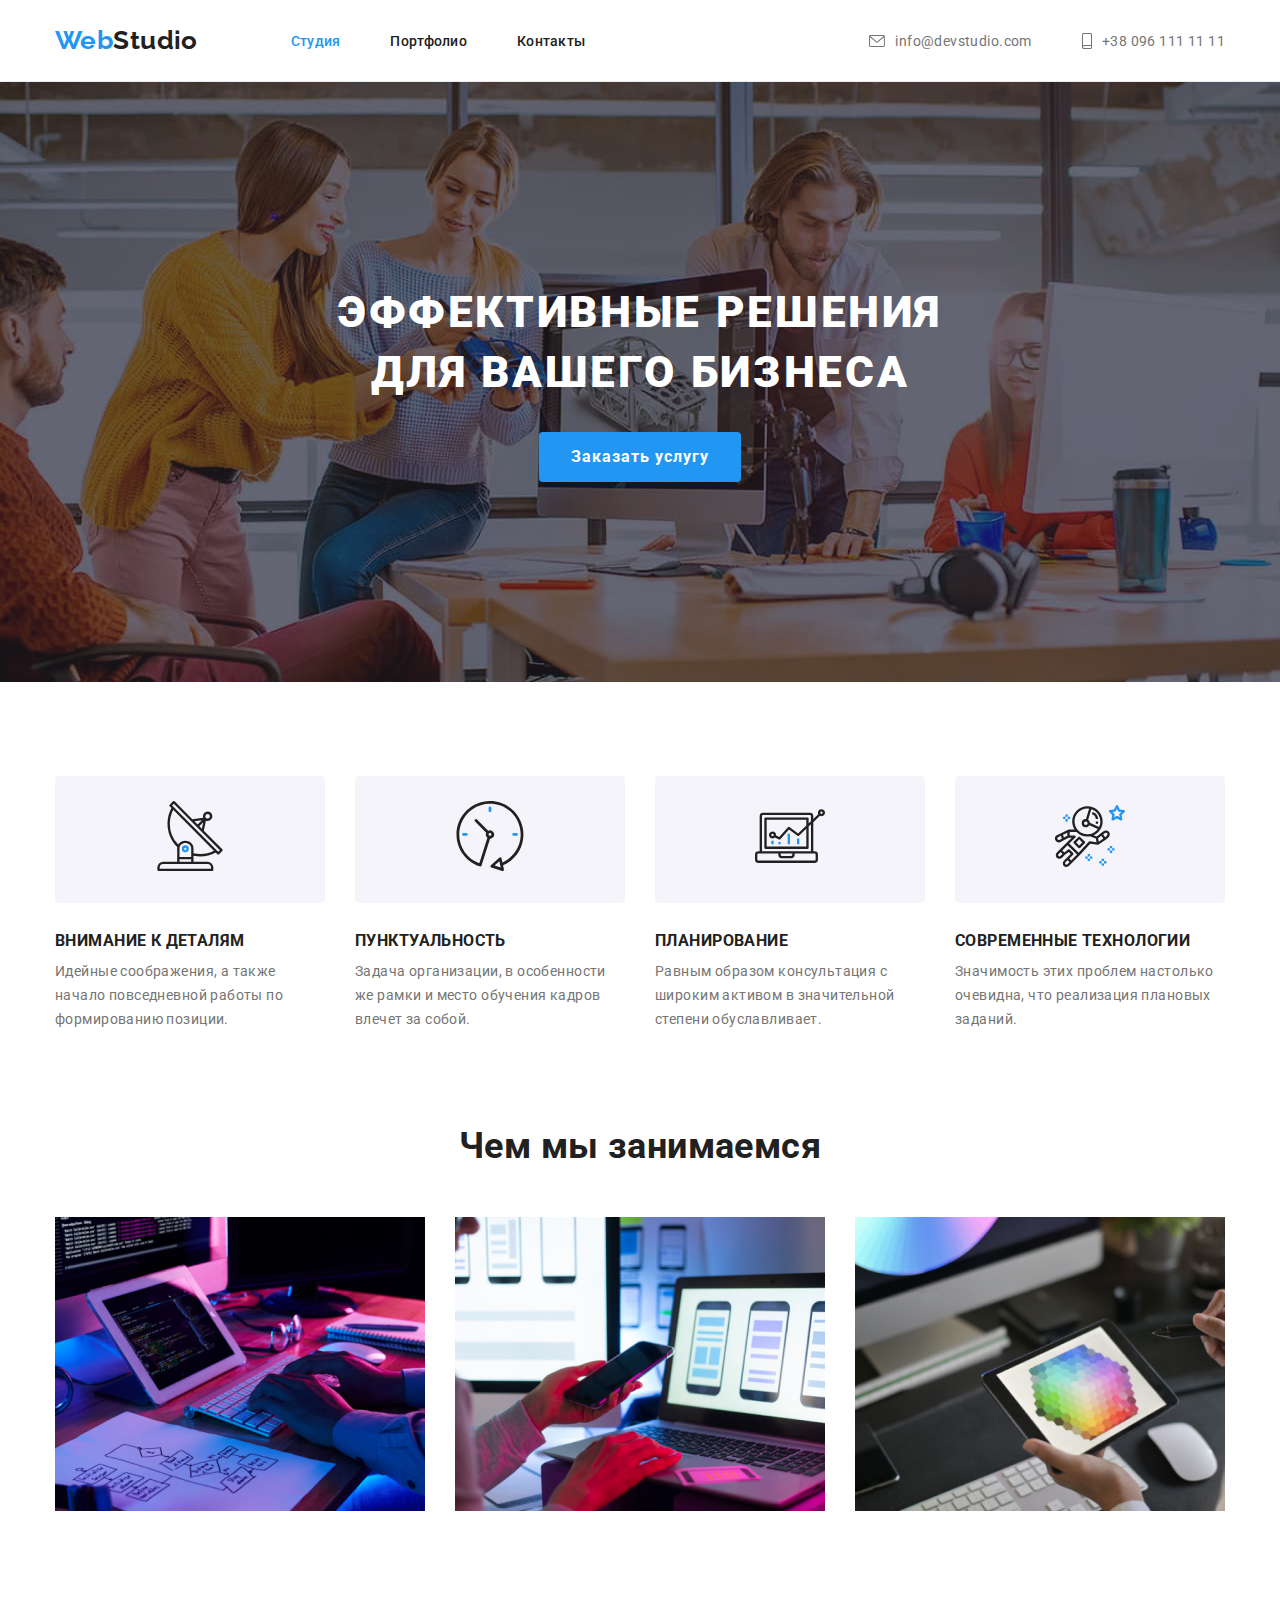
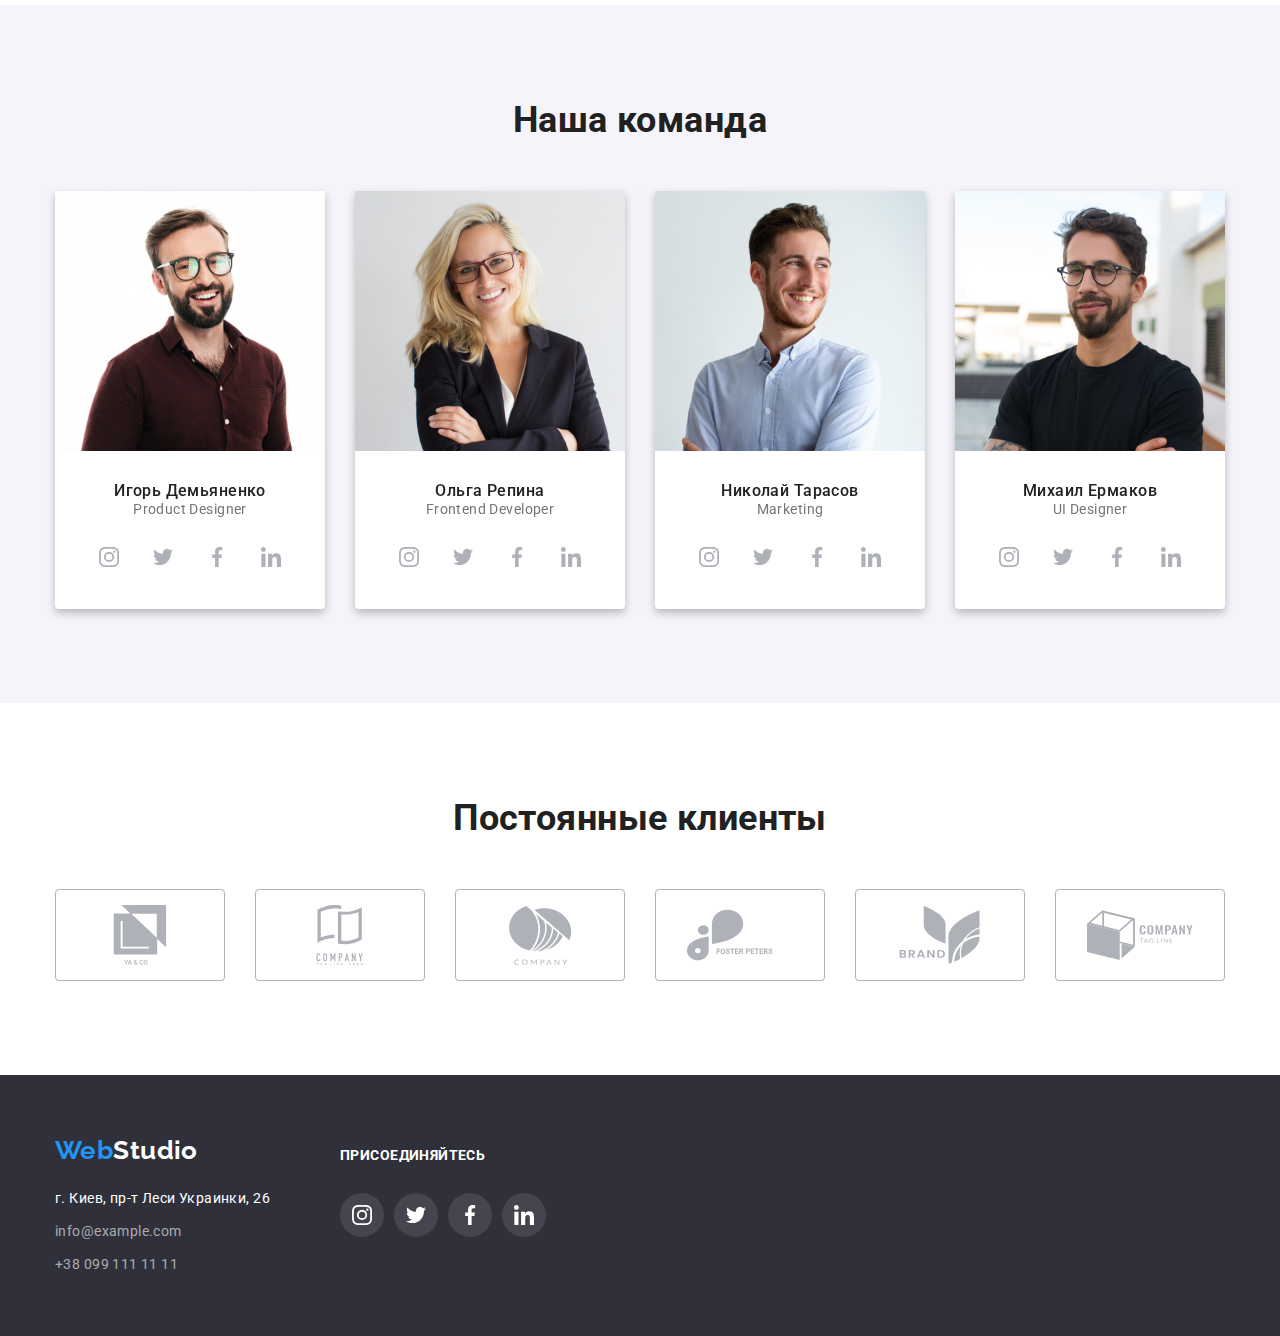
<file: index.html>
<!DOCTYPE html>
<html lang="ru">

<head>
    <meta charset="UTF-8">
    <meta http-equiv="X-UA-Compatible" content="IE=edge">
    <meta name="viewport" content="width=device-width, initial-scale=1.0">
    <title>WebStudio</title>
    <link
        href="https://fonts.googleapis.com/css2?family=Raleway:wght@700&family=Roboto:wght@400;500;700;900&display=swap"
        rel="stylesheet">
    <link rel="stylesheet"
        href="https://cdnjs.cloudflare.com/ajax/libs/modern-normalize/1.0.0/modern-normalize.min.css" />
    <link rel="stylesheet" href="./css/style.css">
</head>

<body>

    <!-- шапка страницы -->
    <header class="page-header">
        <div class="header-wrapper container">
            <a href="./index.html" class="logo-header"><span class="logo-colored">Web</span>Studio</a>
            <nav class="main-nav">
                <ul class="list nav-list">
                    <li class="pages-item"><a href="./index.html" class="pages current">Студия</a></li>
                    <li class="pages-item"><a href="./portfolio.html" class="pages">Портфолио</a></li>
                    <li class="pages-item"><a href="#" class="pages">Контакты</a></li>
                </ul>
            </nav>
            <ul class="list info-list">
                <li class="contact-item">
                    <a href="mailto:info@devstudio.com" class="contacts">
                        <svg class="icon-envelope">
                            <use href="./images/icons.svg#icon-envelope"></use>
                        </svg>
                        info@devstudio.com
                    </a>
                </li>
                <li class="contact-item">
                    <a href="tel:+380961111111" class="contacts">
                        <svg class="icon-smartphone">
                            <use href="./images/icons.svg#icon-smartphone"> </use>
                        </svg>
                        +38 096 111 11 11</a>
                </li>
            </ul>
        </div>
    </header>

    <main>

        <!-- оформление заказа на услугу -->
        <section class="hero-section">
            <div class="container">
                <h1 class="page-title">Эффективные решения для вашего бизнеса</h1>
                <button type="button" class="button">Заказать услугу</button>
            </div>
        </section>

        <!-- ценности компании -->
        <section class="advantages">
            <div class="container">
                <h2 class="hide">Преимущества</h2>
                <ul class="list advantages-list">
                    <li class="advantages-list-item">
                        <div class="advantages-icon-container">
                            <svg class="advantages-icon">
                                <use href="./images/icons.svg#icon-antenna"></use>
                            </svg>
                        </div>
                        <h3 class="advantages-points">Внимание к деталям</h3>
                        <p class="advantages-description">
                            Идейные соображения, а также начало повседневной работы по формированию позиции.
                        </p>
                    </li>
                    <li class="advantages-list-item">
                        <div class="advantages-icon-container">
                            <svg class="advantages-icon">
                                <use href="./images/icons.svg#icon-clock"></use>
                            </svg>
                        </div>
                        <h3 class="advantages-points">Пунктуальность</h3>
                        <p class="advantages-description">
                            Задача организации, в особенности же рамки и место обучения кадров влечет за собой.
                        </p>
                    </li>
                    <li class="advantages-list-item">
                        <div class="advantages-icon-container">
                            <svg class="advantages-icon">
                                <use href="./images/icons.svg#icon-diagram"></use>
                            </svg>
                        </div>
                        <h3 class="advantages-points">Планирование</h3>
                        <p class="advantages-description">
                            Равным образом консультация с широким активом в значительной степени обуславливает.
                        </p>
                    </li>
                    <li class="advantages-list-item">
                        <div class="advantages-icon-container">
                            <svg class="advantages-icon">
                                <use href="./images/icons.svg#icon-astronaut"></use>
                            </svg>
                        </div>
                        <h3 class="advantages-points">Современные технологии</h3>
                        <p class="advantages-description">
                            Значимость этих проблем настолько очевидна, что реализация плановых заданий.
                        </p>
                    </li>
                </ul>
            </div>
        </section>

        <!-- услуги -->
        <section class="proposal section">
            <div class="container">
                <h2 class="title">Чем мы занимаемся</h2>
                <ul class="list proposal-list">
                    <li class="proposal-photo"><img src="images/ul1Photo1.png" width="370" height="294"
                            alt="Пророботка блок-схемы"></li>
                    <li class="proposal-photo"><img src="images/ul1Photo2.png" width="370" height="294"
                            alt="Создание мобильных приложений"></li>
                    <li class="proposal-photo"><img src="images/ul1Photo3.png" width="370" height="294"
                            alt="Дизайн сайта"></li>
                </ul>
            </div>

        </section>

        <!-- сотрудники -->
        <section class="team section">
            <div class="container">
                <h2 class="title team-title">Наша команда</h2>
                <ul class="list team-list">
                    <li class="worker">
                        <img src="images/ul2Photo1.jpg" width="270" height="260" alt="Игорь Демьяненко">
                        <div class="worker-description">
                            <h4 class="name">Игорь Демьяненко</h4>
                            <p class="busyness">Product Designer</p>
                            <ul class="sn-list list">
                                <li class="sn-list-item">
                                    <a href="#" class="sn-list-link">
                                        <svg class="sn-list-icon">
                                            <use href="./images/icons.svg#icon-instagram"></use>
                                        </svg>
                                    </a>
                                </li>
                                <li class="sn-list-item">
                                    <a href="#" class="sn-list-link">
                                        <svg class="sn-list-icon">
                                            <use href="./images/icons.svg#icon-twitter"></use>
                                        </svg>
                                    </a>
                                </li>
                                <li class="sn-list-item">
                                    <a href="#" class="sn-list-link">
                                        <svg class="sn-list-icon">
                                            <use href="./images/icons.svg#icon-facebook"></use>
                                        </svg>
                                    </a>

                                </li>
                                <li class="sn-list-item">
                                    <a href="#" class="sn-list-link">
                                        <svg class="sn-list-icon">
                                            <use href="./images/icons.svg#icon-linkedin"></use>
                                        </svg>
                                    </a>

                                </li>
                            </ul>
                        </div>

                    </li>
                    <li class="worker">
                        <img src="images/ul2Photo2.jpg" width="270" height="260" alt="Ольга Репина">
                        <div class="worker-description">
                            <h4 class="name">Ольга Репина</h4>
                            <p class="busyness">Frontend Developer</p>
                            <ul class="sn-list list">
                                <li class="sn-list-item">
                                    <a href="#" class="sn-list-link">
                                        <svg class="sn-list-icon">
                                            <use href="./images/icons.svg#icon-instagram"></use>
                                        </svg>
                                    </a>
                                </li>
                                <li class="sn-list-item">
                                    <a href="#" class="sn-list-link">
                                        <svg class="sn-list-icon">
                                            <use href="./images/icons.svg#icon-twitter"></use>
                                        </svg>
                                    </a>
                                </li>
                                <li class="sn-list-item">
                                    <a href="#" class="sn-list-link">
                                        <svg class="sn-list-icon">
                                            <use href="./images/icons.svg#icon-facebook"></use>
                                        </svg>
                                    </a>

                                </li>
                                <li class="sn-list-item">
                                    <a href="#" class="sn-list-link">
                                        <svg class="sn-list-icon">
                                            <use href="./images/icons.svg#icon-linkedin"></use>
                                        </svg>
                                    </a>

                                </li>
                            </ul>
                        </div>

                    </li>
                    <li class="worker">
                        <img src="images/ul2Photo3.jpg" width="270" height="260" alt="Николай Тарасов">
                        <div class="worker-description">
                            <h4 class="name">Николай Тарасов</h4>
                            <p class="busyness">Marketing</p>
                            <ul class="sn-list list">
                                <li class="sn-list-item">
                                    <a href="#" class="sn-list-link">
                                        <svg class="sn-list-icon">
                                            <use href="./images/icons.svg#icon-instagram"></use>
                                        </svg>
                                    </a>
                                </li>
                                <li class="sn-list-item">
                                    <a href="#" class="sn-list-link">
                                        <svg class="sn-list-icon">
                                            <use href="./images/icons.svg#icon-twitter"></use>
                                        </svg>
                                    </a>
                                </li>
                                <li class="sn-list-item">
                                    <a href="#" class="sn-list-link">
                                        <svg class="sn-list-icon">
                                            <use href="./images/icons.svg#icon-facebook"></use>
                                        </svg>
                                    </a>

                                </li>
                                <li class="sn-list-item">
                                    <a href="#" class="sn-list-link">
                                        <svg class="sn-list-icon">
                                            <use href="./images/icons.svg#icon-linkedin"></use>
                                        </svg>
                                    </a>

                                </li>
                            </ul>
                        </div>

                    </li>
                    <li class="worker">
                        <img src="images/ul2Photo4.jpg" width="270" height="260" alt="Михаил Ермаков">
                        <div class="worker-description">
                            <h4 class="name">Михаил Ермаков</h4>
                            <p class="busyness">UI Designer</p>
                            <ul class="sn-list list">
                                <li class="sn-list-item">
                                    <a href="#" class="sn-list-link">
                                        <svg class="sn-list-icon">
                                            <use href="./images/icons.svg#icon-instagram"></use>
                                        </svg>
                                    </a>
                                </li>
                                <li class="sn-list-item">
                                    <a href="#" class="sn-list-link">
                                        <svg class="sn-list-icon">
                                            <use href="./images/icons.svg#icon-twitter"></use>
                                        </svg>
                                    </a>
                                </li>
                                <li class="sn-list-item">
                                    <a href="#" class="sn-list-link">
                                        <svg class="sn-list-icon">
                                            <use href="./images/icons.svg#icon-facebook"></use>
                                        </svg>
                                    </a>

                                </li>
                                <li class="sn-list-item">
                                    <a href="#" class="sn-list-link">
                                        <svg class="sn-list-icon">
                                            <use href="./images/icons.svg#icon-linkedin"></use>
                                        </svg>
                                    </a>

                                </li>
                            </ul>
                        </div>

                    </li>
                </ul>
            </div>
        </section>

        <!-- клиенты -->

        <section class="clients section">
            <div class="container">
                <h2 class="title">
                    Постоянные клиенты
                </h2>
                <ul class="clients-list list">
                    <li class="clients-list-item">
                        <a href="#" class="clients-link">
                            <svg class="clients-list-icon">
                                <use href="./images/icons.svg#icon-sp1"></use>
                            </svg>
                        </a>
                    </li>
                    <li class="clients-list-item">
                        <a href="#" class="clients-link">
                            <svg class="clients-list-icon">
                                <use href="./images/icons.svg#icon-sp2"></use>
                            </svg>
                        </a>
                    </li>
                    <li class="clients-list-item">
                        <a href="#" class="clients-link">
                            <svg class="clients-list-icon">
                                <use href="./images/icons.svg#icon-sp3"></use>
                            </svg>
                        </a>
                    </li>
                    <li class="clients-list-item">
                        <a href="#" class="clients-link">
                            <svg class="clients-list-icon">
                                <use href="./images/icons.svg#icon-sp4"></use>
                            </svg>
                        </a>
                    </li>
                    <li class="clients-list-item">
                        <a href="#" class="clients-link">
                            <svg class="clients-list-icon">
                                <use href="./images/icons.svg#icon-sp5"></use>
                            </svg>
                        </a>
                    </li>
                    <li class="clients-list-item">
                        <a href="#" class="clients-link">
                            <svg class="clients-list-icon">
                                <use href="./images/icons.svg#icon-sp6"></use>
                            </svg>
                        </a>
                    </li>
                </ul>
            </div>
        </section>
    </main>

    <!-- контакты -->
    <footer class="footer">
        <div class="container footer-container">
            <div class="company-adress">
                <a href="./index.html" class="logo-footer"><span class="logo-colored">Web</span>Studio</a>
                <address>
                    <ul class="list address-list">
                        <li><a href="#" class="address">г. Киев, пр-т Леси Украинки, 26</a></li>
                        <li><a href="mailto:info@example.com" class="info">info@example.com</a></li>
                        <li><a href="tel:+380991111111" class="info">+38 099 111 11 11</a></li>
                    </ul>
                </address>
            </div>
            <div class="company-sn">
                <h3 class="company-sn-title">Присоединяйтесь</h3>
                <ul class="company-sn-list list">
                    <li class="company-sn-item">
                        <a href="#" class="company-sn-link">
                            <svg class="company-sn-icon">
                                <use href="./images/icons.svg#icon-instagram"></use>
                            </svg>
                        </a>

                    </li>
                    <li class=" company-sn-item">
                        <a href="#" class="company-sn-link">
                            <svg class="company-sn-icon">
                                <use href="./images/icons.svg#icon-twitter"></use>
                            </svg>
                        </a>

                    </li>
                    <li class=" company-sn-item">
                        <a href="#" class="company-sn-link">
                            <svg class="company-sn-icon">
                                <use href="./images/icons.svg#icon-facebook"></use>
                            </svg>
                        </a>

                    </li>
                    <li class="company-sn-item">
                        <a href="#" class="company-sn-link">
                            <svg class="company-sn-icon">
                                <use href="./images/icons.svg#icon-linkedin"> </use>
                            </svg>
                        </a>
                    </li>
                </ul>
            </div>

        </div>
    </footer>

</body>

</html>
</file>
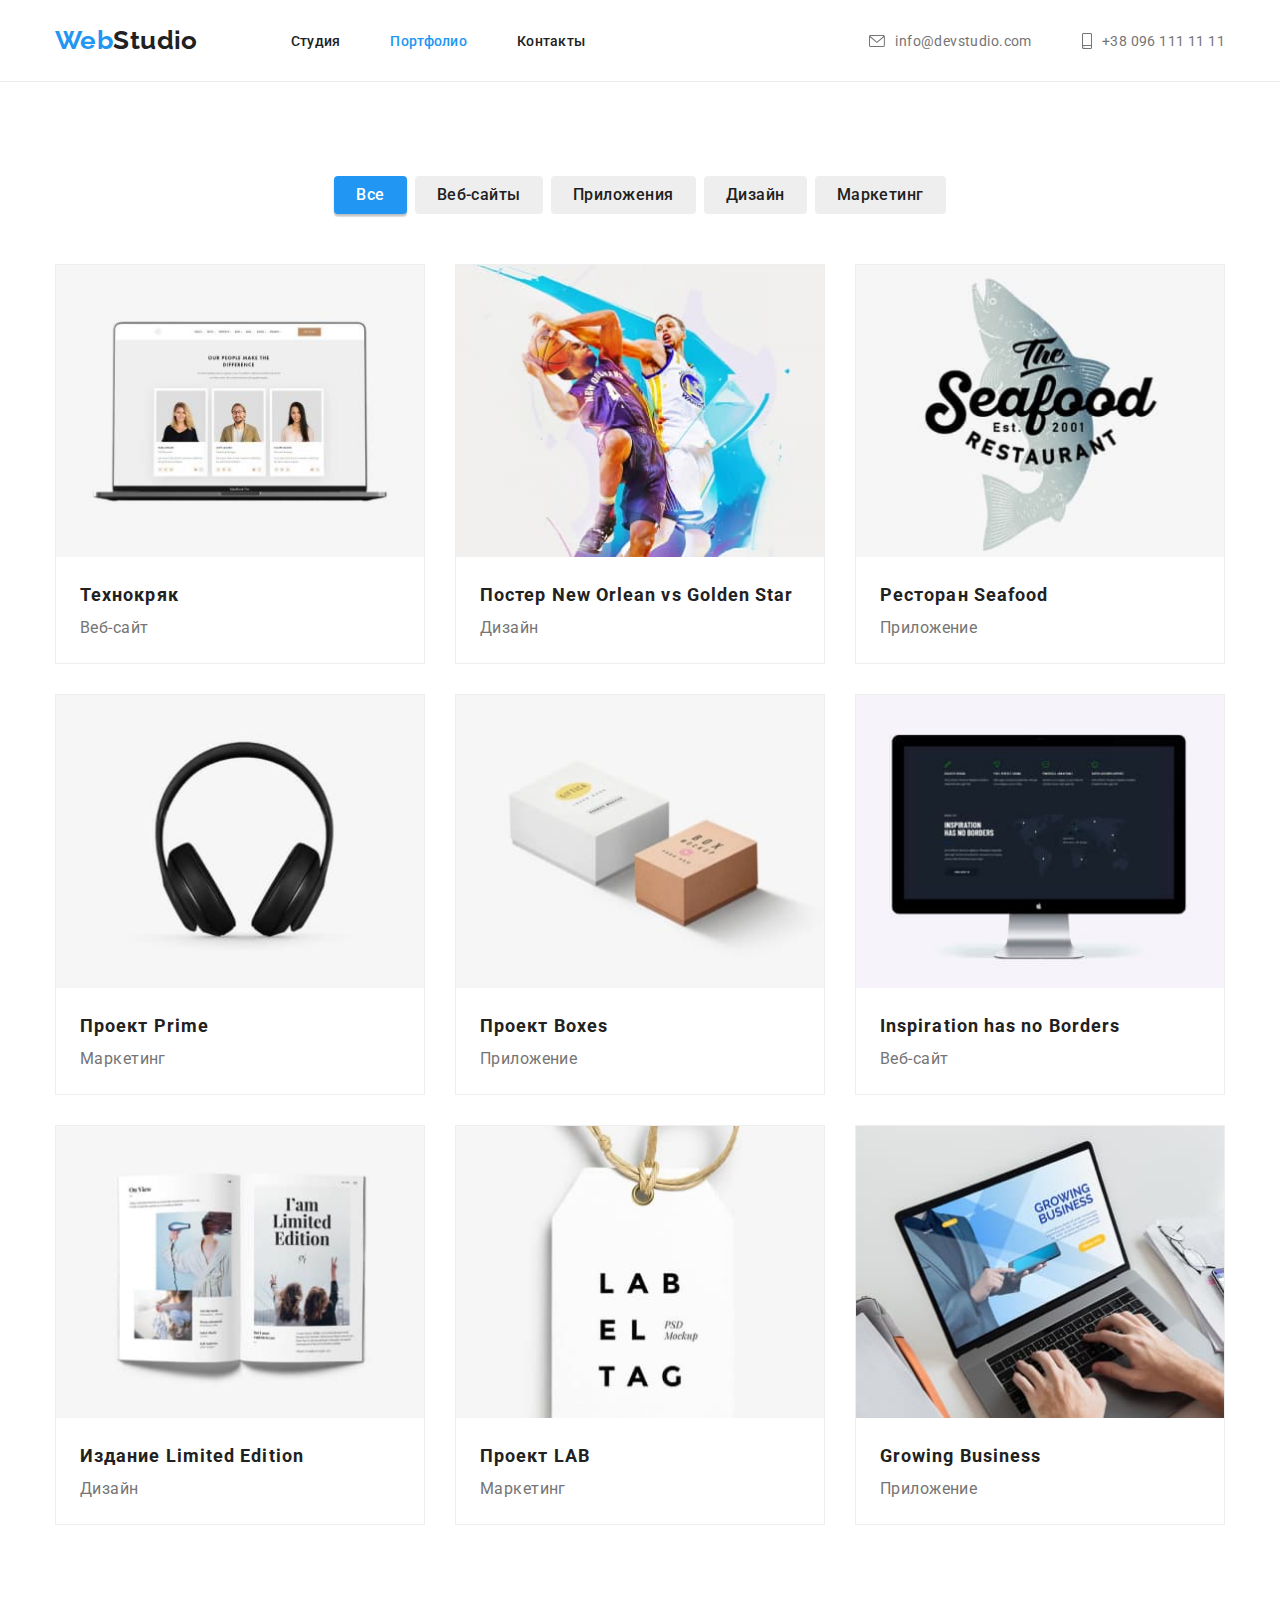
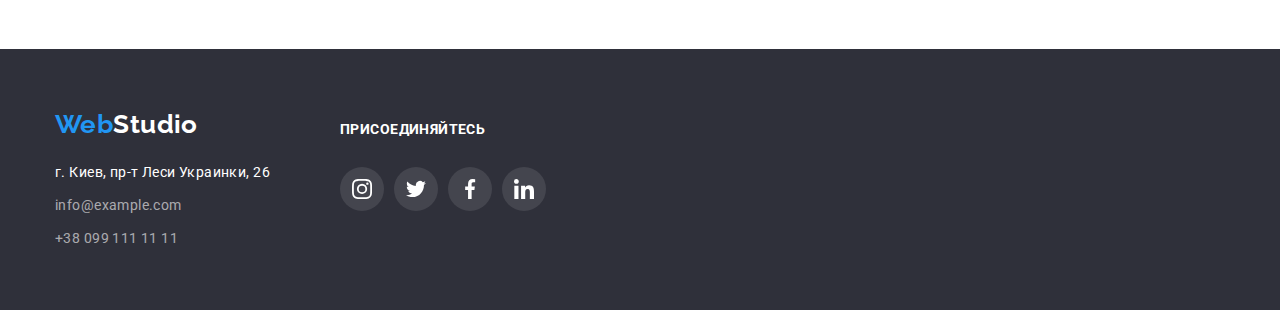
<file: portfolio.html>
<!DOCTYPE html>
<html lang="ru">

<head>
    <meta charset="UTF-8">
    <meta http-equiv="X-UA-Compatible" content="IE=edge">
    <meta name="viewport" content="width=device-width, initial-scale=1.0">
    <title>Portfolio</title>
    <link
        href="https://fonts.googleapis.com/css2?family=Raleway:wght@700&family=Roboto:wght@400;500;700;900&display=swap"
        rel="stylesheet">
    <link rel="stylesheet"
        href="https://cdnjs.cloudflare.com/ajax/libs/modern-normalize/1.0.0/modern-normalize.min.css" />
    <link rel="stylesheet" href="./css/style.css">
</head>

<body>

    <!-- шапка страницы -->
    <header class="page-header">
        <div class="header-wrapper container">
            <a href="./index.html" class="logo-header"><span class="logo-colored">Web</span>Studio</a>
            <nav class="main-nav">
                <ul class="list nav-list">
                    <li class="pages-item"><a href="./index.html" class="pages">Студия</a></li>
                    <li class="pages-item "><a href="./portfolio.html" class="pages current">Портфолио</a></li>
                    <li class="pages-item"><a href="#" class="pages">Контакты</a></li>
                </ul>
            </nav>
            <ul class="list info-list">
                <li class="contact-item">
                    <a href="mailto:info@devstudio.com" class="contacts">
                        <svg class="icon-envelope">
                            <use href="./images/icons.svg#icon-envelope"></use>
                        </svg>
                        info@devstudio.com
                    </a>
                </li>
                <li class="contact-item">
                    <a href="tel:+380961111111" class="contacts">
                        <svg class="icon-smartphone">
                            <use href="./images/icons.svg#icon-smartphone"> </use>
                        </svg>
                        +38 096 111 11 11</a>
                </li>
            </ul>
        </div>
    </header>

    <main>

        <!-- примеры работ -->
        <section class="card-section section">
            <div class="container">
                <h1 class="hide">Наши работы</h1>
                <ul class="list button-list">
                    <li class="button-list-item"><button type="button" class="button-filter current-button">Все</button></li>
                    <li class="button-list-item"><button type="button" class="button-filter">Веб-сайты</button></li>
                    <li class="button-list-item"><button type="button" class="button-filter">Приложения</button></li>
                    <li class="button-list-item"><button type="button" class="button-filter">Дизайн</button></li>
                    <li class="button-list-item"><button type="button" class="button-filter">Маркетинг</button></li>
                </ul>
                <ul class="list card-list">
                    <li class="card-list-item">
                        <a href="#" class="card-list-link">
                            <img src="./images/portfolio1.jpg" alt="Веб-сайтдля MscBook Pro" width="368"
                                class="card-image">
                            <div class="card-description">
                                <h2 class="card-name">Технокряк</h2>
                                <p class="card-text">Веб-сайт</p>
                            </div>

                        </a>
                    </li>
                    <li class="card-list-item">
                        <a href="#" class="card-list-link">
                            <img src="./images/portfolio2.jpg" alt="Постер NBA" width="368" class="card-image">
                            <div class="card-description">
                                <h2 class="card-name">Постер New Orlean vs Golden Star</h2>
                                <p class="card-text">Дизайн</p>
                            </div>

                        </a>

                    </li>
                    <li class="card-list-item">
                        <a href="#" class="card-list-link">
                            <img src="./images/portfolio3.jpg" alt="Приложение для ресторана The Seafood" width="368"
                                class="card-image">
                            <div class="card-description">
                                <h2 class="card-name">Ресторан Seafood</h2>
                                <p class="card-text">Приложение</p>
                            </div>

                        </a>

                    </li>
                    <li class="card-list-item">
                        <a href="#" class="card-list-link">
                            <img src="./images/portfolio4.jpg" alt="Маркетинговый проект Prime" width="368"
                                class="card-image">
                            <div class="card-description">
                                <h2 class="card-name">Проект Prime</h2>
                                <p class="card-text">Маркетинг</p>
                            </div>

                        </a>
                    </li>
                    <li class="card-list-item">
                        <a href="#" class="card-list-link">
                            <img src="./images/portfolio5.jpg" alt="Приложение Boxes" width="368" class="card-image">
                            <div class="card-description">
                                <h2 class="card-name">Проект Boxes</h2>
                                <p class="card-text">Приложение</p>
                            </div>

                        </a>
                    </li>
                    <li class="card-list-item">
                        <a href="#" class="card-list-link">
                            <img src="./images/portfolio6.jpg" alt="Веб-сайтдля MacBook" width="368" class="card-image">
                            <div class="card-description">
                                <h2 class="card-name">Inspiration has no Borders</h2>
                                <p class="card-text">Веб-сайт</p>
                            </div>

                        </a>
                    </li>
                    <li class="card-list-item">
                        <a href="#" class="card-list-link">
                            <img src="./images/portfolio7.jpg" alt="Дизайн для журнала Limited Edition" width="368"
                                class="card-image">
                            <div class="card-description">
                                <h2 class="card-name">Издание Limited Edition</h2>
                                <p class="card-text">Дизайн</p>
                            </div>

                        </a>
                    </li>
                    <li class="card-list-item">
                        <a href="#" class="card-list-link">
                            <img src="./images/portfolio8.jpg" alt="Маркетинговый проект LAB" width="368"
                                class="card-image">
                            <div class="card-description">
                                <h2 class="card-name">Проект LAB</h2>
                                <p class="card-text">Маркетинг</p>
                            </div>

                        </a>
                    </li>
                    <li class="card-list-item">
                        <a href="#" class="card-list-link">
                            <img src="./images/portfolio9.jpg" alt="Приложение Growing Business" width="368"
                                class="card-image">
                            <div class="card-description">
                                <h2 class="card-name">Growing Business</h2>
                                <p class="card-text">Приложение</p>
                            </div>

                        </a>
                    </li>
                </ul>
            </div>
        </section>

    </main>
    <!-- контакты -->
    <footer class="footer">
        <div class="container footer-container">
            <div class="company-adress">
                <a href="./index.html" class="logo-footer"><span class="logo-colored">Web</span>Studio</a>
                <address>
                    <ul class="list address-list">
                        <li><a href="#" class="address">г. Киев, пр-т Леси Украинки, 26</a></li>
                        <li><a href="mailto:info@example.com" class="info">info@example.com</a></li>
                        <li><a href="tel:+380991111111" class="info">+38 099 111 11 11</a></li>
                    </ul>
                </address>
            </div>
            <div class="company-sn">
                <h3 class="company-sn-title">Присоединяйтесь</h3>
                <ul class="company-sn-list list">
                    <li class="company-sn-item">
                        <a href="#" class="company-sn-link">
                            <svg class="company-sn-icon">
                                <use href="./images/icons.svg#icon-instagram"></use>
                            </svg>
                        </a>
    
                    </li>
                    <li class=" company-sn-item">
                        <a href="#" class="company-sn-link">
                            <svg class="company-sn-icon">
                                <use href="./images/icons.svg#icon-twitter"></use>
                            </svg>
                        </a>
    
                    </li>
                    <li class=" company-sn-item">
                        <a href="#" class="company-sn-link">
                            <svg class="company-sn-icon">
                                <use href="./images/icons.svg#icon-facebook"></use>
                            </svg>
                        </a>
    
                    </li>
                    <li class="company-sn-item">
                        <a href="#" class="company-sn-link">
                            <svg class="company-sn-icon">
                                <use href="./images/icons.svg#icon-linkedin"> </use>
                            </svg>
                        </a>
                    </li>
                </ul>
            </div>
    
        </div>
    </footer>

</body>

</html>
</file>
<file: css/style.css>
:root {
  --white: #ffffff;
  --main-white: #e5e5e5;
  --grey: #eeeeee;
  --grey-color: #f5f4fa;
  --accent: #2196f3;
  --brand-color: #2f303a;
  --text-color: #757575;
  --title-color: #212121;
  --footer-white: rgba(255, 255, 255, 0.6);
  --grey-icon: #afb1b8;
}

html {
  box-sizing: border-box;
}

*,
*::before,
*::after {
  box-sizing: inherit;
  margin: 0;
}

body {
  background-color: var(--white);
  color: var(--text-color);

  margin: 0;

  font-family: "Roboto", sans-serif;
  font-style: normal;
  font-weight: normal;
  font-size: 14px;
  line-height: 24px;
  letter-spacing: 0.03em;
}

.list {
  padding: 0;

  list-style: none;
}

img {
  display: block;
}

/* КОНТЕЙНЕР И СЕКЦИИ СТРАНИЦЫ */

.container {
  width: 1200px;
  padding: 0 15px;
  margin: 0 auto;
}

.section {
  padding-top: 94px;
  padding-bottom: 94px;
}

/* ШАПКА */

.page-header {
  border-bottom: 1px solid #ececec;
  padding: 25px 0;
}

.header-wrapper {
  display: flex;
  align-items: center;
}

/* ЛОГТОТИП */

.logo-header {
  color: var(--title-color);

  margin-right: 93px;

  font-family: "Raleway", sans-serif;
  font-weight: bold;
  font-size: 26px;
  line-height: 31px;
  text-decoration: none;
}

.logo-footer {
  color: var(--white);

  display: inline-block;

  font-family: "Raleway", sans-serif;
  font-weight: bold;
  font-size: 26px;
  line-height: 31px;
  text-decoration: none;
}

.logo-colored {
  color: var(--accent);
}

/* НАВИГАЦИЯ */

.nav-list {
  display: flex;
}

.info-list {
  display: flex;
  margin-left: auto;
}

.pages {
  color: var(--title-color);

  font-weight: 500;
  font-size: 14px;
  line-height: 16px;
  letter-spacing: 0.02em;
  text-decoration: none;
}

.pages:hover,
.pages:focus {
  color: var(--accent);
}

.current {
  color: var(--accent);
}

.contacts {
  color: var(--text-color);

  display: flex;
  align-items: center;

  text-decoration: none;
}

.contacts:hover,
.contacts:focus {
  color: var(--accent);
}

.icon-envelope {
  width: 16px;
  height: 12px;
  fill: currentColor;
  margin-right: 10px;
}

.icon-smartphone {
  width: 10px;
  height: 16px;
  fill: currentColor;
  margin-right: 10px;
}

.pages-item:not(:last-child),
.contact-item:not(:last-child) {
  margin-right: 50px;
}

/*СЕКЦИЯ С КНОПКОЙ ЗАКАЗА */

.hero-section {
  max-width: 1600px;
  background-color: var(--brand-color);
  padding: 200px 0;
  margin: 0 auto;
  text-align: center;

  background-image: linear-gradient(
      to right,
      rgba(47, 48, 58, 0.4),
      rgba(47, 48, 58, 0.4)
    ),
    url("../images/backgroundimg.jpg");
  background-position: center;
  background-size: cover;
}
.page-title {
  color: var(--white);

  width: 696px;
  margin: 0 auto 30px;

  font-weight: 900;
  font-size: 44px;
  line-height: 60px;
  text-align: center;
  letter-spacing: 0.06em;
  text-transform: uppercase;
}

.button {
  background-color: var(--accent);
  color: var(--white);

  padding: 10px 32px;
  font-weight: bold;
  font-size: 16px;
  line-height: 30px;
  letter-spacing: 0.06em;

  border: none;
  border-radius: 4px;

  cursor: pointer;
}

/* ЦЕННОСТИ КОМПАНИИ */

.advantages {
  background-color: var(--white);

  padding-top: 94px;
}

.hide {
  position: absolute;
  width: 1px;
  height: 1px;
  margin: -1px;
  padding: 0;
  overflow: hidden;
  border: 0;
  clip: rect(0 0 0 0);
}

.advantages-list {
  display: flex;
}

.advantages-list-item {
  width: 270px;
}

.advantages-list-item:not(:last-child) {
  margin-right: 30px;
}

.advantages-icon-container {
  background-color: var(--grey-color);

  border-radius: 4px;

  padding: 25px 100px;
}
.advantages-icon {
  width: 70px;
  height: 70px;
}

.advantages-points {
  color: var(--title-color);

  margin-top: 30px;

  font-weight: bold;
  line-height: 16px;
  text-transform: uppercase;
}

.advantages-description {
  margin-top: 10px;
}

/* УСЛУГИ */

.proposal {
  background-color: var(--white);
}

.proposal-list {
  display: flex;
  justify-content: space-between;
  margin-top: 50px;
}

.proposal-photo:not(:last-child) {
  margin-right: 30px;
}

.title {
  color: var(--title-color);

  font-weight: bold;
  font-size: 36px;
  line-height: 42px;
  text-align: center;
}

/* КОМАНДА КОМПАНИИ */

.team {
  background-color: var(--grey-color);
}

.team-list {
  display: flex;
  margin-top: 50px;
}

.worker {
  background-color: var(--white);
  border-radius: 0 0 4px 4px;
  filter: drop-shadow(0px 4px 4px rgba(0, 0, 0, 0.25));
}

.worker:not(:last-child) {
  margin-right: 30px;
}

.worker-description {
  padding: 30px 32px;
}

.name {
  color: var(--title-color);

  font-weight: 500;
  font-size: 16px;
  line-height: 19px;
  text-align: center;
}

.busyness {
  line-height: 19px;
  text-align: center;
}

.sn-list {
  display: flex;
  margin-top: 16px;
}

.sn-list-item:not(:last-child) {
  margin-right: 10px;
}

.sn-list-link {
  display: flex;
  justify-content: center;
  align-items: center;
  width: 44px;
  height: 44px;

  cursor: pointer;
}

.sn-list-icon {
  fill: var(--grey-icon);

  width: 20px;
  height: 20px;
}

.sn-list-link:hover {
  background-color: var(--accent);
  border-radius: 50%;
}

.sn-list-link:hover .sn-list-icon {
  fill: var(--white);
}

.clients-list {
  display: flex;
  margin-top: 50px;
}

.clients-link {
  display: flex;
  justify-content: center;
  align-items: center;
  width: 170px;
  height: 92px;
  border: 1px solid #afb1b8;
  border-radius: 4px;
  cursor: pointer;
}

.clients-list-item:not(:last-child) {
  margin-right: 30px;
}

.clients-link {
  color: #afb1b8;
}

.clients-list-icon {
  width: 106px;
  height: 60px;
  fill: currentColor;
}

.clients-link:hover {
  border: 1px solid var(--accent);
}

.clients-link:hover .clients-list-icon {
  fill: var(--accent);
}

/* ПОДВАЛ СТРАНИЦЫ */

.footer {
  background-color: var(--brand-color);

  padding: 60px 0;
}

.footer-container {
  display: flex;
}

.company-adress {
  margin-right: 70px;
}

.address-list {
  margin-top: 20px;
}

.address {
  color: var(--white);

  text-decoration: none;
  font-size: 14px;
  line-height: 24px;
  font-style: normal;
}

.company-sn-title {
  color: var(--white);

  font-weight: bold;
  font-size: 14px;
  line-height: 16px;
  text-transform: uppercase;
  padding-top: 12px;
}

.company-sn-list {
  display: flex;
  margin-top: 30px;
}

.company-sn-link {
  display: flex;
  justify-content: center;
  align-items: center;
  width: 44px;
  height: 44px;

  background-color: rgba(255, 255, 255, 0.1);

  border-radius: 50%;
}

.company-sn-item:not(:last-child) {
  margin-right: 10px;
}

.company-sn-icon {
  fill: var(--white);
  width: 20px;
  height: 20px;
}

.company-sn-link:hover {
  background-color: var(--accent);
}

.company-sn-link:hover .company-sn-icon {
  fill: var(--white);
}

.info {
  color: var(--footer-white);

  display: inline-block;
  margin-top: 9px;

  text-decoration: none;
  font-style: normal;
}

/* ФИЛЬТР ПРЕДЛОЖЕНИЙ */

.button-list {
  display: flex;
  justify-content: center;
}

.button-filter {
  background-color: var(--grey);
  color: var(--title-color);

  padding: 6px 22px;

  font-weight: 500;
  font-size: 16px;
  line-height: 26px;
  text-align: center;
  letter-spacing: 0.03em;

  border: none;
  border-radius: 4px;

  cursor: pointer;
}

.current-button {
  background-color: var(--accent);
  color: var(--white);
  box-shadow: 0px 3px 1px rgba(0, 0, 0, 0.1), 0px 1px 2px rgba(0, 0, 0, 0.08),
    0px 2px 2px rgba(0, 0, 0, 0.12);
}

.button-list-item:not(:last-child) {
  margin-right: 8px;
}

.button-filter:hover,
.button-filter:focus {
  background-color: var(--accent);
  color: var(--white);
  box-shadow: 0px 3px 1px rgba(0, 0, 0, 0.1), 0px 1px 2px rgba(0, 0, 0, 0.08),
    0px 2px 2px rgba(0, 0, 0, 0.12);
}

/* КАРТОЧКИ */

.card-list {
  display: flex;
  flex-wrap: wrap;
  margin-top: 50px;
}

.card-list-item:not(:nth-child(3n + 3)) {
  margin-right: 30px;
}

.card-list-item:nth-child(7),
.card-list-item:nth-child(8),
.card-list-item:nth-child(9) {
  margin-bottom: 0;
}

.card-list-link {
  margin-bottom: 30px;
  max-width: 370px;
  border: 1px solid #eeeeee;
  cursor: pointer;
  text-decoration: none;
  display: block;
}

.card-list-link:hover {
  box-shadow: 0px 4px 4px rgba(0, 0, 0, 0.25);
}

.card-image {
  max-width: 100%;
  height: auto;
}

.card-description {
  padding: 20px 24px;
}

.card-name {
  color: var(--title-color);

  font-weight: bold;
  font-size: 18px;
  line-height: 36px;
  letter-spacing: 0.06em;
}
.card-text {
  color: var(--text-color);

  font-size: 16px;
  line-height: 30px;
}
</file>
